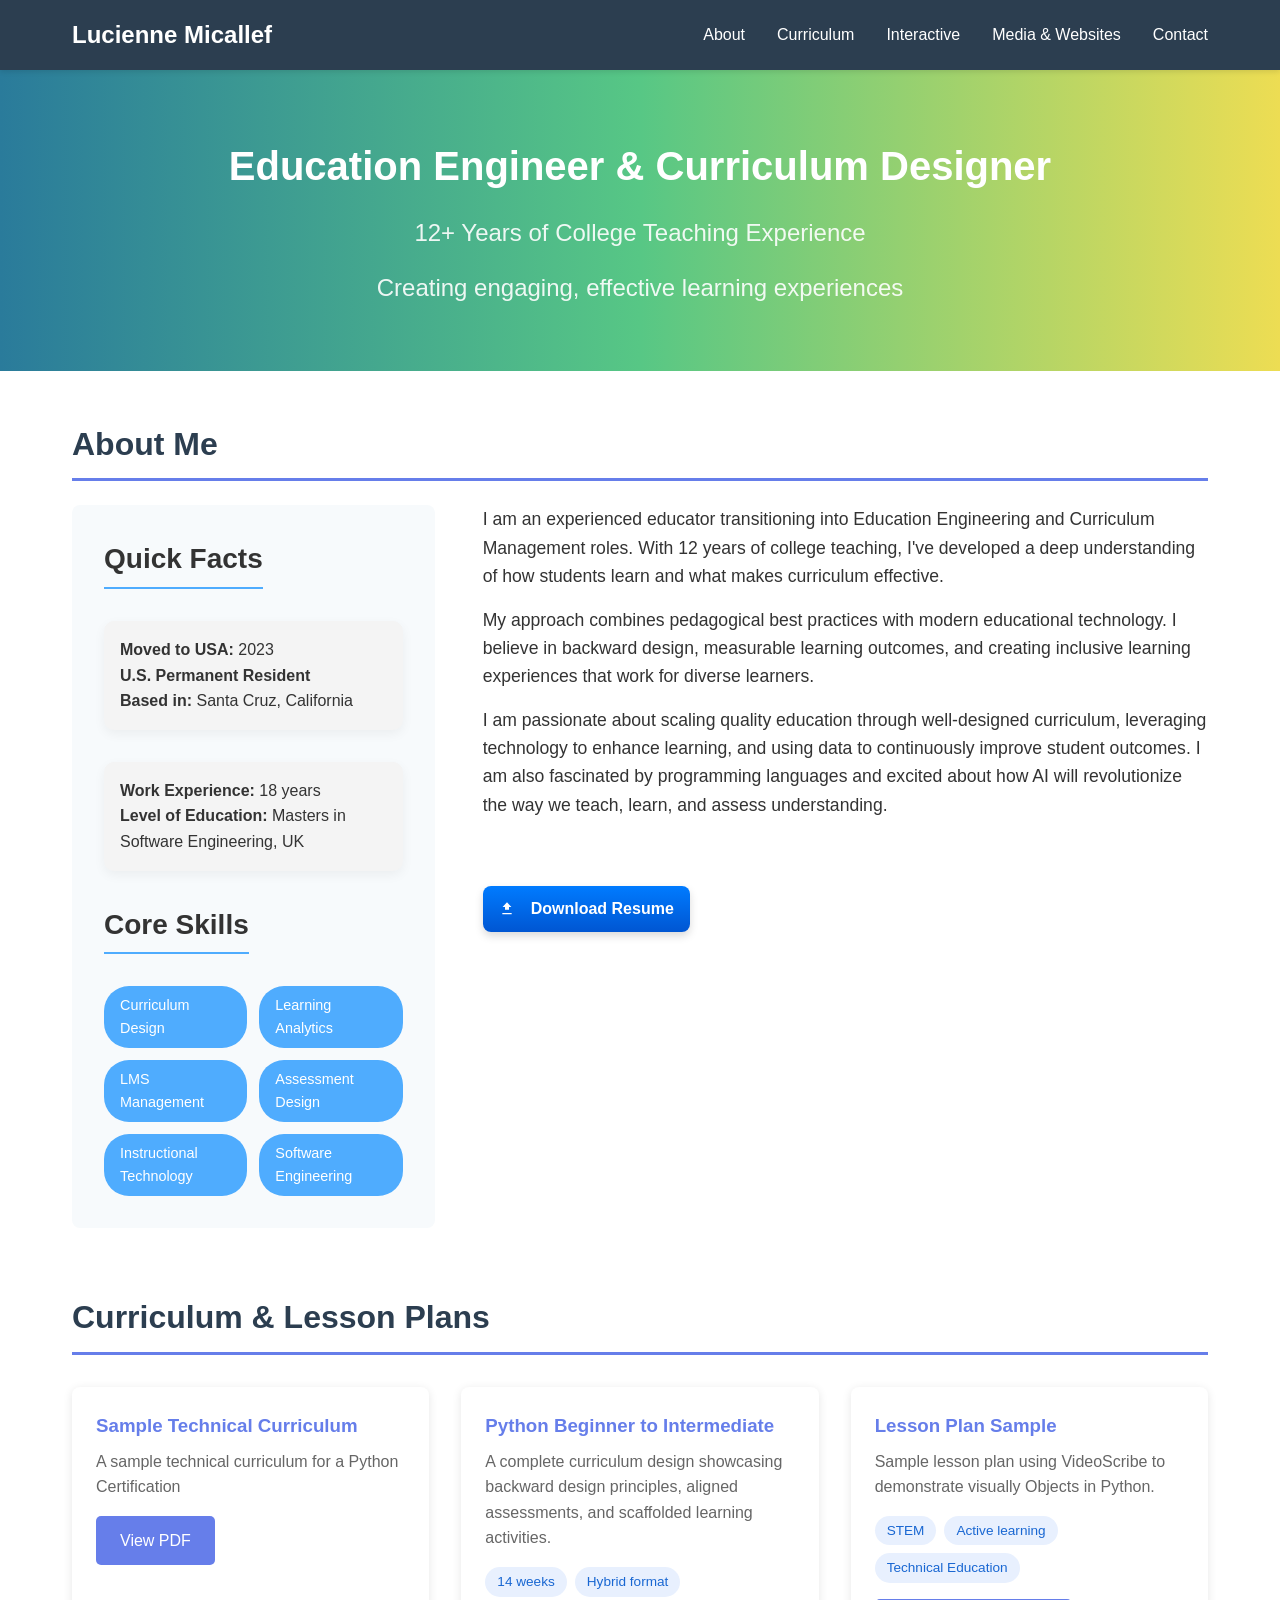
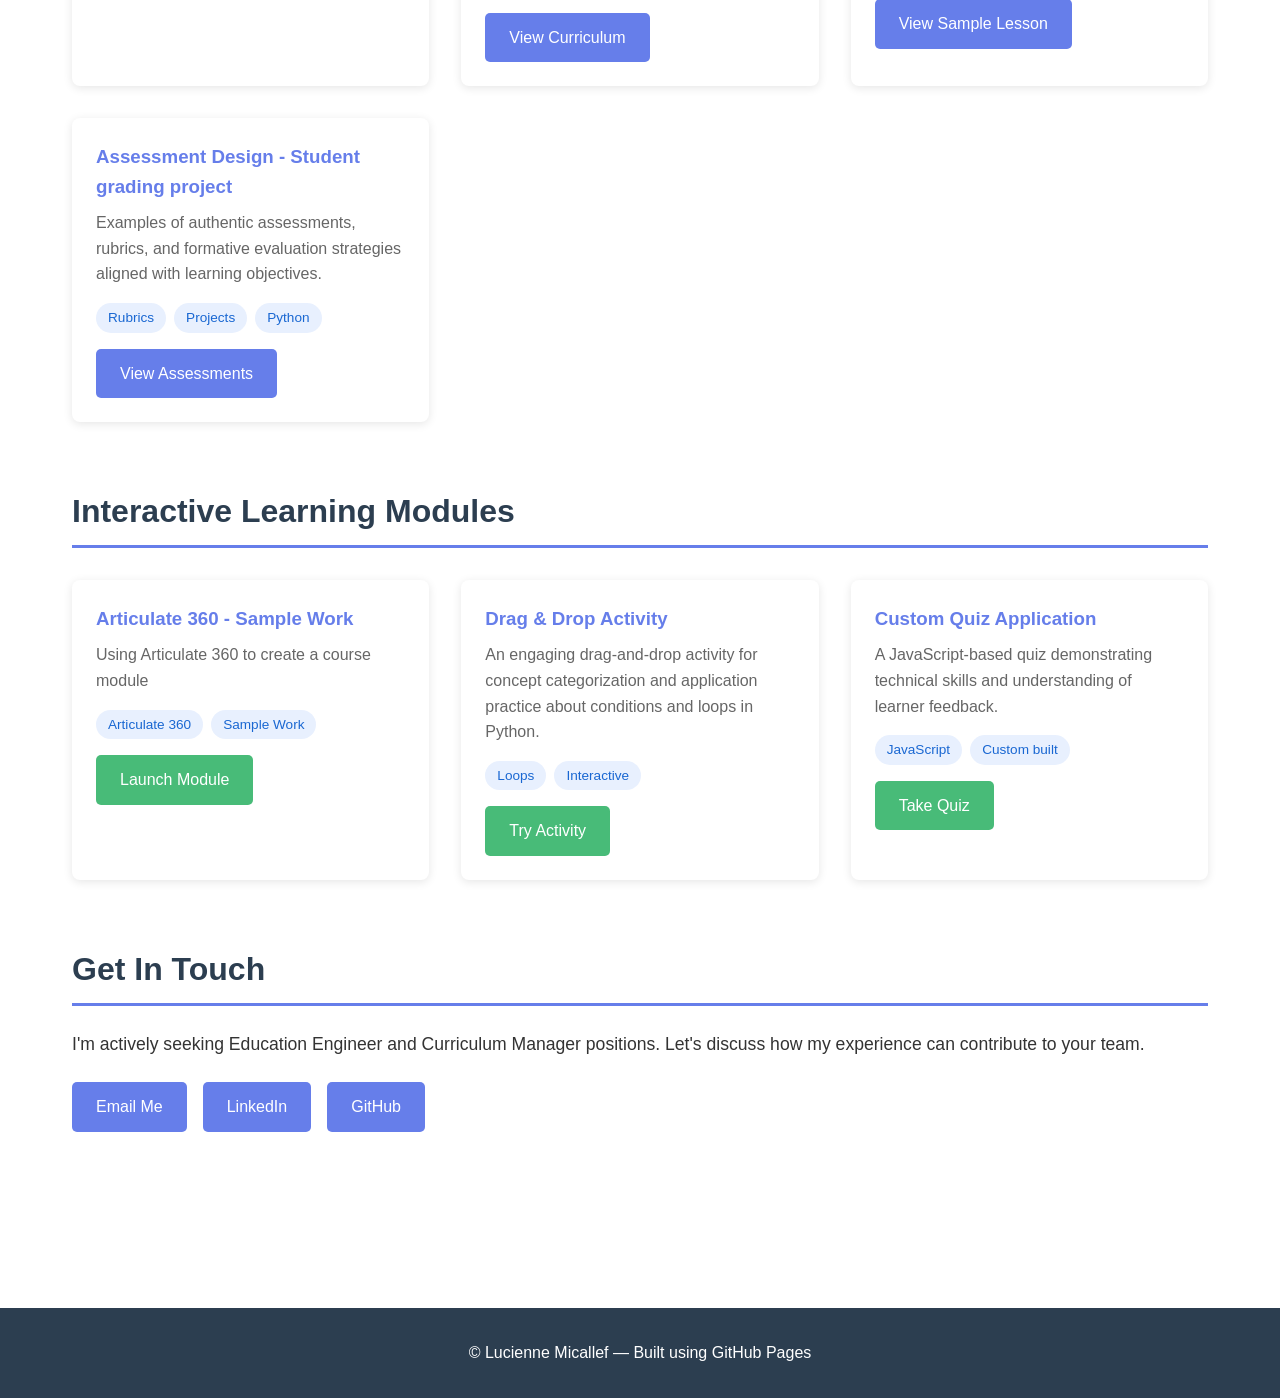
<file: index.html>
<!DOCTYPE html>
<html lang="en">
<head>
  <meta charset="UTF-8">
  <meta name="viewport" content="width=device-width, initial-scale=1.0" />
  <title>Lucienne Micallef - Education Engineer Portfolio</title>
  <link rel="stylesheet" href="css/style.css" />
  <script src="js/include.js" ></script>
  <script src="js/script.js" ></script>

  <!-- Google tag (gtag.js) -->
  <script async src="https://www.googletagmanager.com/gtag/js?id=G-69C33DQ3GL"></script>
  <script>
    window.dataLayer = window.dataLayer || [];
    function gtag(){dataLayer.push(arguments);}
    gtag('js', new Date());
  
    gtag('config', 'G-69C33DQ3GL');
  </script>
  
</head>
<body>

  <!-- Header include -->
  <div data-include="partials/header.html"></div>
 

  <!-- Hero Section -->
  <div class="hero">
    <h2>Education Engineer & Curriculum Designer</h2>
    <!-- Main Title -->
   <p style="font-size:1.5rem; font-weight:400; margin-top:1rem; opacity:0.9;">
    12+ Years of College Teaching Experience
   </p>

    <!-- Subtitle -->
    <p style="font-size:1.5rem; font-weight:400; margin-top:1rem; opacity:0.9;">
      Creating engaging, effective learning experiences
    </p>
    
  </div>

  <!-- Main Content -->
  <div class="container">

    <!-- About Section -->
    <section id="about" class="section">
      <h2>About Me</h2>
      <div class="about-content">
        <div class="about-sidebar">
          <h3 style="font-size:1.75rem; margin-bottom:1rem; border-bottom:2px solid #4facfe; display:inline-block; padding-bottom:0.3rem;">
          Quick Facts
          </h3>

          <div style="display:flex; flex-wrap:wrap; gap:2rem; margin-top:1rem;">
        
            <div style="flex:1 1 250px; background:#f4f4f4; padding:1rem; border-radius:10px; box-shadow:0 4px 12px rgba(0,0,0,0.05);">
              <p><strong>Moved to USA:</strong> 2023</p>
              <p><strong>U.S. Permanent Resident</strong></p>
              <p><strong>Based in:</strong> Santa Cruz, California</p>
            </div>
        
            <div style="flex:1 1 250px; background:#f4f4f4; padding:1rem; border-radius:10px; box-shadow:0 4px 12px rgba(0,0,0,0.05);">
              <p><strong>Work Experience:</strong> 18 years</p>
              <p><strong>Level of Education:</strong> Masters in Software Engineering, UK</p>
            </div>
    
          </div>

          <!-- Core Skills -->
         
          <h3 style="font-size:1.75rem; margin:2rem 0 1rem 0; border-bottom:2px solid #4facfe; display:inline-block; padding-bottom:0.3rem;">
            Core Skills
          </h3>
          
          <div class="skills" style="
            display: grid;
            grid-template-columns: repeat(2, 1fr);
            gap: 0.75rem;
            margin-top:1rem;
          ">
            <span style="background:#4facfe; color:#fff; padding:0.5rem 1rem; border-radius:25px; font-size:0.9rem;">Curriculum Design</span>
            <span style="background:#4facfe; color:#fff; padding:0.5rem 1rem; border-radius:25px; font-size:0.9rem;">Learning Analytics</span>
            <span style="background:#4facfe; color:#fff; padding:0.5rem 1rem; border-radius:25px; font-size:0.9rem;">LMS Management</span>
            <span style="background:#4facfe; color:#fff; padding:0.5rem 1rem; border-radius:25px; font-size:0.9rem;">Assessment Design</span>
            <span style="background:#4facfe; color:#fff; padding:0.5rem 1rem; border-radius:25px; font-size:0.9rem;">Instructional Technology</span>
            <span style="background:#4facfe; color:#fff; padding:0.5rem 1rem; border-radius:25px; font-size:0.9rem;">Software Engineering</span>
          </div>

      </div>


        <div>
          <p style="font-size:1.1rem; margin-bottom:1rem;">
            I am an experienced educator transitioning into Education Engineering and Curriculum Management roles. 
            With 12 years of college teaching, I've developed a deep understanding of how students learn and 
            what makes curriculum effective.
          </p>
          <p style="font-size:1.1rem; margin-bottom:1rem;">
            My approach combines pedagogical best practices with modern educational technology. I believe in 
            backward design, measurable learning outcomes, and creating inclusive learning experiences that 
            work for diverse learners.
          </p>
          <p style="font-size:1.1rem; margin-bottom:1rem;">
            I am passionate about scaling quality education through well-designed curriculum, leveraging 
            technology to enhance learning, and using data to continuously improve student outcomes.
            I am also fascinated by programming languages and excited about how AI will revolutionize the way we teach, learn, and assess understanding.
          </p>
          </br>
          </br>
          <a class="download-btn" 
             href="/assets/resume.pdf" 
             download="Micallef_Lucienne_Resume.pdf" 
             aria-label="Download resume as PDF">
            <svg width="16" height="16" viewBox="0 0 24 24" aria-hidden="true" focusable="false" style="vertical-align:middle; margin-right:8px;">
              <path fill="currentColor" d="M5 20h14v-2H5v2zm7-18L5.33 9h3.67v4h6V9h3.67L12 2z"/>
            </svg>
            Download Resume
          </a>
        </div>
  
    </section>

    <!-- Curriculum Section -->
    <section id="curriculum" class="section">
  <h2>Curriculum & Lesson Plans</h2>
  <div class="grid">

     <!-- Sample Curriculum Card -->
    <div class="card">
      <h3>Sample Technical Curriculum</h3>
      <p>A sample technical curriculum for a Python Certification</p>
      <a href="assets/Curriculum_Certication_SampleWork_Micallef.pdf" class="btn" target="_blank" rel="noopener noreferrer">
        View PDF
      </a>    
    </div>

    <!-- Sample Course Card -->
    <div class="card">
      <h3>Python Beginner to Intermediate</h3>
      <p>A complete curriculum design showcasing backward design principles, aligned assessments, and scaffolded learning activities.</p>
      <div class="tags">
        <span class="tag">14 weeks</span>
        <span class="tag">Hybrid format</span>
      </div>
      <a href="https://github.com/LucienneMic/python-course-beginner-to-intermediate" class="btn" target="_blank" rel="noopener noreferrer">
        View Curriculum
      </a>
    </div>

    <!-- Lesson Plan Series Card -->
    <div class="card">
      <h3>Lesson Plan Sample</h3>
      <p>Sample lesson plan using VideoScribe to demonstrate visually Objects in Python.</p>
      <div class="tags">
        <span class="tag">STEM</span>
        <span class="tag">Active learning</span>
        <span class="tag">Technical Education</span>
      </div>
     <a href="assets/Objects%20in%20Python_Comp.mp4" class="btn" target="_blank" rel="noopener noreferrer">
        View Sample Lesson
      </a>
    </div>

    <!-- Assessment Design Portfolio Card -->
    <div class="card">
      <h3>Assessment Design - Student grading project</h3>
      <p>Examples of authentic assessments, rubrics, and formative evaluation strategies aligned with learning objectives.</p>
      <div class="tags">
        <span class="tag">Rubrics</span>
        <span class="tag">Projects</span>
        <span class="tag">Python</span>
      </div>
      <a href="assessment/capstone.html" class="btn" target="_blank" rel="noopener noreferrer">
        View Assessments
      </a>
    </div>

  </div>
</section>

    <!-- Interactive Section -->
    <section id="interactive" class="section">
      <h2>Interactive Learning Modules</h2>
      <div class="grid">
        <div class="card">
          <h3>Articulate 360 - Sample Work</h3>
          <p>Using Articulate 360 to create a course module</p>
          <div class="tags">
            <span class="tag">Articulate 360</span>
            <span class="tag">Sample Work</span>
          </div>
          
                <a href="https://luciennemic.github.io/articulateSampleWork/content%202/index.html" 
           class="btn btn-secondary" target="_blank" rel="noopener noreferrer">
           Launch Module
        </a>

        </div>

        <div class="card">
          <h3>Drag & Drop Activity</h3>
          <p>An engaging drag-and-drop activity for concept categorization and application practice about conditions and loops in Python.</p>
          <div class="tags">
            <span class="tag">Loops</span>
            <span class="tag">Interactive</span>
          </div>
 
          <a href="interactive/drag-drop-loops.html" class="btn btn-secondary">Try Activity</a>
        </div>

        <div class="card">
          <h3>Custom Quiz Application</h3>
          <p>A JavaScript-based quiz demonstrating technical skills and understanding of learner feedback.</p>
          <div class="tags">
            <span class="tag">JavaScript</span>
            <span class="tag">Custom built</span>
          </div>
          <a href="/interactive/quizVariables.html" class="btn btn-secondary">Take Quiz</a>
        </div>
      </div>
  
    </section>

    <!-- Contact Section -->
    <section id="contact" class="section">
      <h2>Get In Touch</h2>
      <p style="font-size: 1.1rem; margin-bottom: 1.5rem;">
        I'm actively seeking Education Engineer and Curriculum Manager positions. Let's discuss how 
        my experience can contribute to your team.
      </p>
      <div style="display: flex; gap: 1rem; flex-wrap: wrap;">
        <a href="mailto:luc.micallef@gmail.com" class="btn">Email Me</a>
        <a href="https://www.linkedin.com/in/lucienne-micallef/" class="btn">LinkedIn</a>
        <a href="https://github.com/luciennemic" class="btn">GitHub</a>
      </div>
    </section>

  </div>

  <!-- Footer include -->
  <div data-include="partials/footer.html"></div>

</body>
</html>
</file>
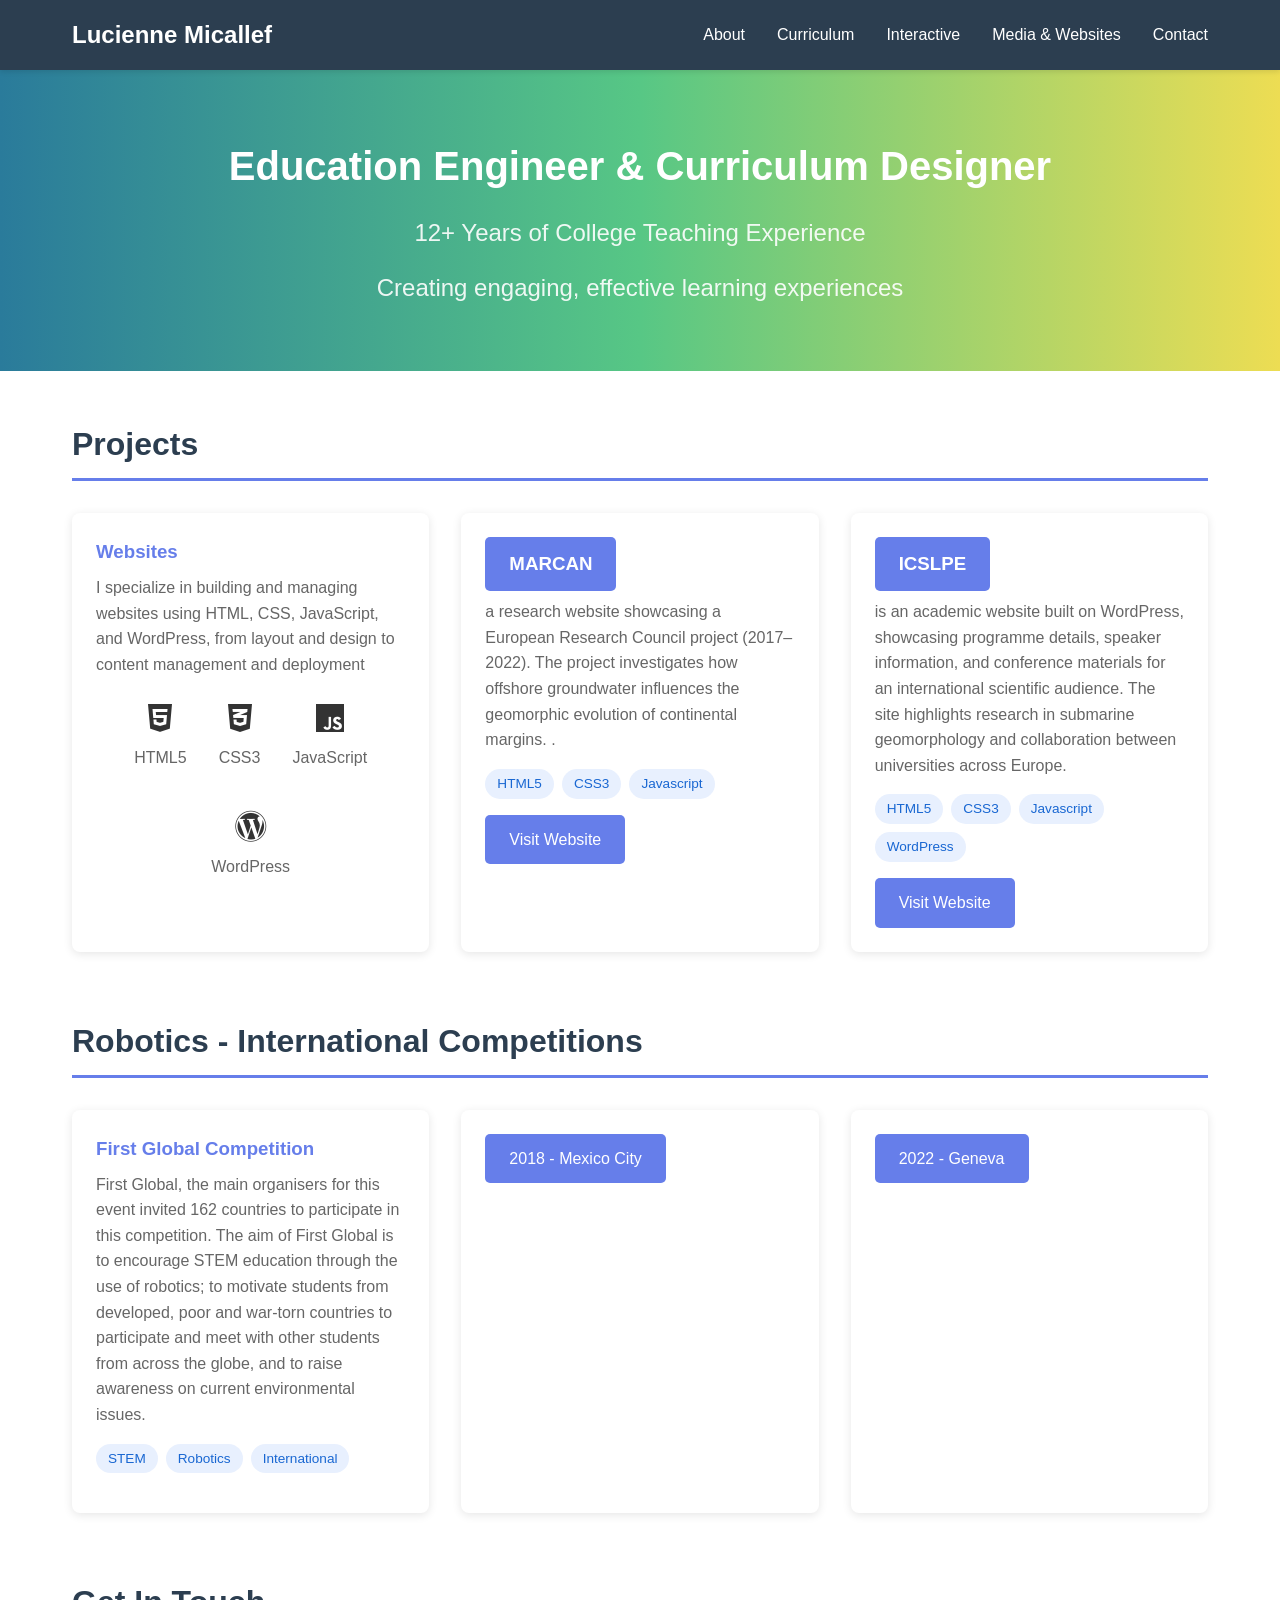
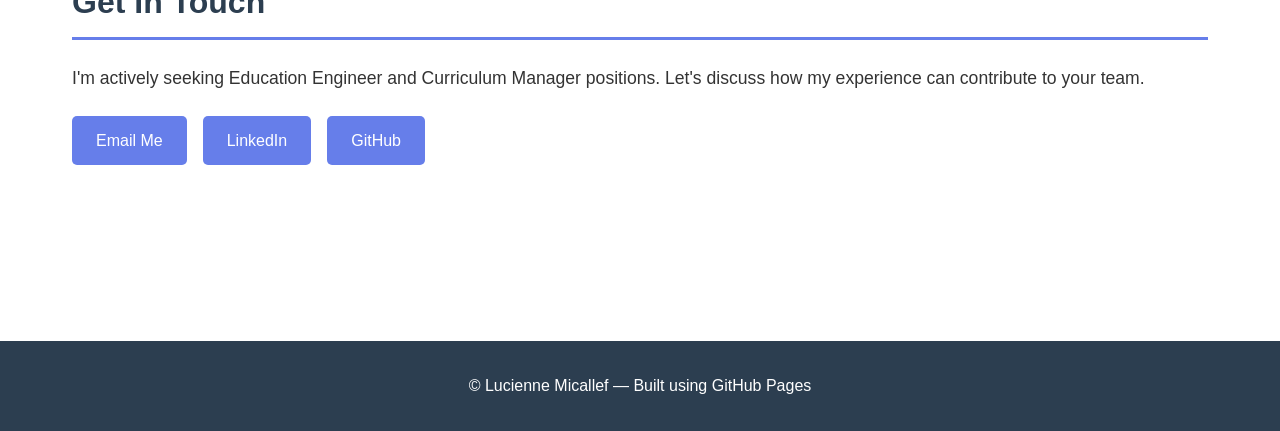
<file: publications.html>
<!DOCTYPE html>
<html lang="en">
<head>
  <meta charset="UTF-8">
  <meta name="viewport" content="width=device-width, initial-scale=1.0" />
  <title>Lucienne Micallef - Education Engineer Portfolio</title>
  <link rel="stylesheet" href="css/style.css" />
  <link rel="stylesheet" href="https://cdnjs.cloudflare.com/ajax/libs/font-awesome/6.5.0/css/all.min.css">
  <script src="js/include.js" ></script>
  <script src="js/script.js" ></script>
</head>
<body>

  <!-- Header include -->
  <div data-include="partials/header.html"></div>
 

  <!-- Hero Section -->
  <div class="hero">
    <h2>Education Engineer & Curriculum Designer</h2>
    <!-- Main Title -->
   <p style="font-size:1.5rem; font-weight:400; margin-top:1rem; opacity:0.9;">
    12+ Years of College Teaching Experience
   </p>

    <!-- Subtitle -->
    <p style="font-size:1.5rem; font-weight:400; margin-top:1rem; opacity:0.9;">
      Creating engaging, effective learning experiences
    </p>
    
  </div>

  <!-- Main Content -->
  <div class="container">

   <!-- Websites Section -->
    <section id="curriculum" class="section">
      <h2>Projects</h2>
      
      <div class="grid">
        
        <div class="card">
          <h3>Websites</h3>
          <p>I specialize in building and managing websites using 
            HTML, CSS, JavaScript, and WordPress, from layout and design to content management and deployment</p>
         <div style="display:flex; gap:2rem; font-size:2rem; justify-content:center; flex-wrap:wrap;">
          <div style="text-align:center;">
            <i class="fab fa-html5"></i>
            <p style="margin:0; font-size:1rem;">HTML5</p>
          </div>
          <div style="text-align:center;">
            <i class="fab fa-css3-alt"></i>
            <p style="margin:0; font-size:1rem;">CSS3</p>
          </div>
          <div style="text-align:center;">
            <i class="fab fa-js"></i>
            <p style="margin:0; font-size:1rem;">JavaScript</p>
          </div>
          <div style="text-align:center;">
            <i class="fab fa-wordpress"></i>
            <p style="margin:0; font-size:1rem;">WordPress</p>
          </div>
        </div>

                
        </div> <!--card-->
   
        <div class="card">
          <h3> <a href="https://marcan.eu" class="btn">MARCAN </a></h3>
          <p>a research website showcasing a European Research Council project (2017–2022). 
            The project investigates how offshore groundwater influences the geomorphic evolution of continental margins. .</p>
          <div class="tags">
            <span class="tag">HTML5</span>
            <span class="tag">CSS3</span>
            <span class="tag">Javascript</span>
          </div>
          <a href="https://marcan.eu" class="btn">Visit Website</a>
        </div>

        <div class="card">
         
         <h3> <a href="https://icslpe.com/" class="btn">ICSLPE</a></h3>
          <p>is an academic website built on WordPress, showcasing programme details, speaker information, and conference materials for an international scientific audience. 
            The site highlights research in submarine geomorphology and collaboration between universities across Europe.</p>
          
          
          <div class="tags">
            <span class="tag">HTML5</span>
            <span class="tag">CSS3</span>
            <span class="tag">Javascript</span>
            <span class="tag">WordPress</span>
            
          </div>
          <a href="https://icslpe.com/" class="btn">Visit Website</a>
        </div>

      </div>
    </section>


    <!-- Robotics Section -->
    <section id="curriculum" class="section">
      <h2>Robotics - International Competitions</h2>
      <div class="grid">
        <div class="card">
          <h3>First Global Competition</h3>
          <p>First Global, the main organisers for this event invited 162 countries to participate in this competition. The aim of First Global is to encourage STEM education through the use of robotics; to motivate students from developed, poor and war-torn countries to participate and meet with other students from across the globe, 
              and to raise awareness on current environmental issues.</p>
          <div class="tags">
            <span class="tag">STEM</span>
            <span class="tag">Robotics</span>
            <span class="tag">International</span>
          </div>
          
        </div>

        <div class="card">
          
          <a href="https://timesofmalta.com/article/mcast-students-represent-malta-at-robotics-challenge-in-mexico-city.686738" class="btn">2018 - Mexico City</a>
      
        </div>

        <div class="card">
         
          <a href="https://mcast.edu.mt/2022/11/02/mcast-ict-students-selected-to-compete-in-an-international-robotics-competition/" 
              class="btn">2022 - Geneva</a>
        </div>
      </div>
    </section>



    <!-- Contact Section -->
    <section id="contact" class="section">
      <h2>Get In Touch</h2>
      <p style="font-size: 1.1rem; margin-bottom: 1.5rem;">
        I'm actively seeking Education Engineer and Curriculum Manager positions. Let's discuss how 
        my experience can contribute to your team.
      </p>
      <div style="display: flex; gap: 1rem; flex-wrap: wrap;">
        <a href="mailto:luc.micallef@gmail.com" class="btn">Email Me</a>
        <a href="https://www.linkedin.com/in/lucienne-micallef/" class="btn">LinkedIn</a>
        <a href="https://github.com/luciennemic" class="btn">GitHub</a>
      </div>
    </section>

  </div>

  <!-- Footer include -->
  <div data-include="partials/footer.html"></div>

</body>
</html>
</file>
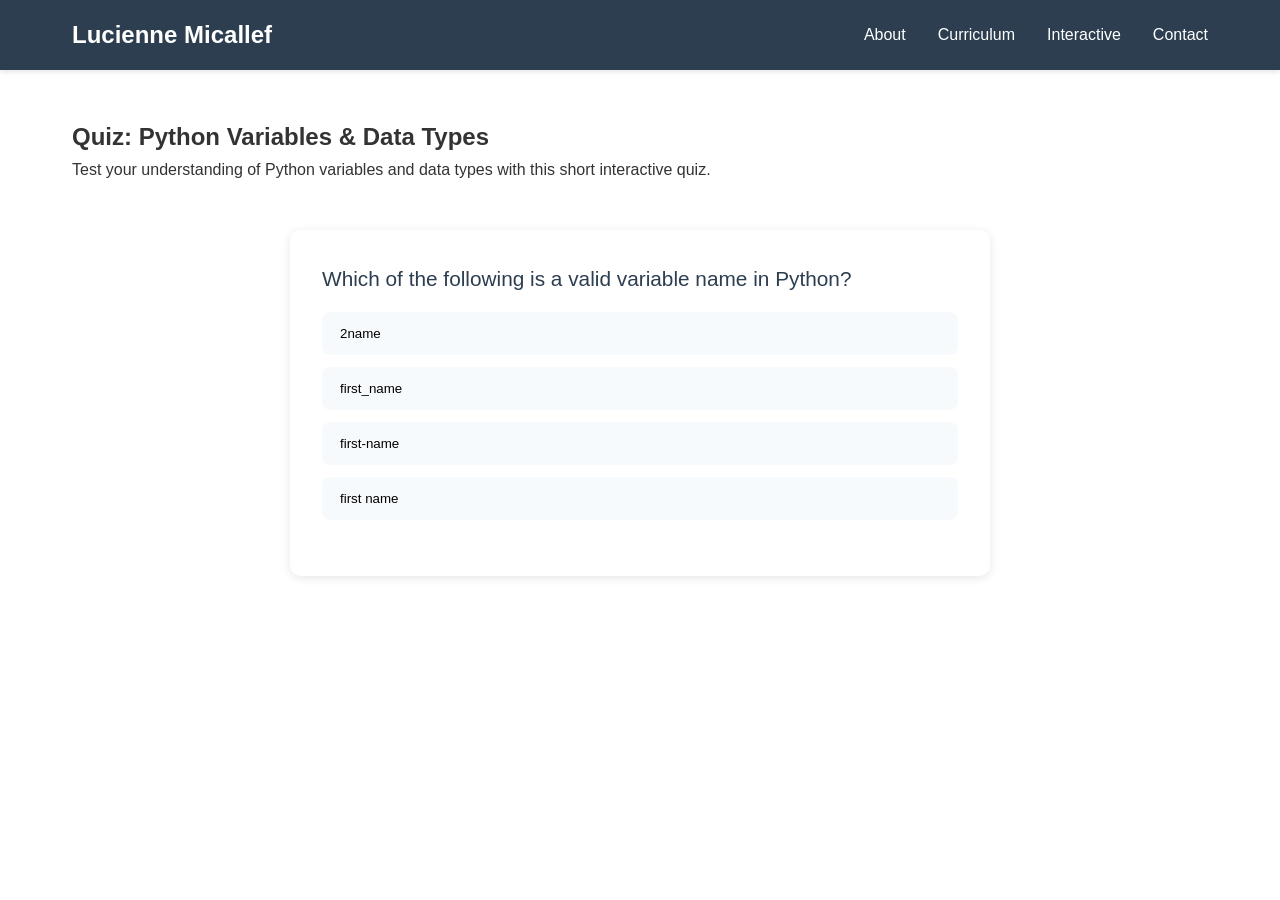
<file: interactive/quizVariables.html>
<!DOCTYPE html>
<html lang="en">
<head>
  <meta charset="UTF-8" />
  <meta name="viewport" content="width=device-width, initial-scale=1.0" />
  <title>Quiz: Python Variables & Data Types</title>
  <link rel="stylesheet" href="/css/style.css" />
  <script defer src="/interactive/quizVariables.js"></script>
  <style>
    /* Local styling for quiz */
    .quiz-container {
      background: #fff;
      border-radius: 10px;
      padding: 2rem;
      box-shadow: 0 2px 10px rgba(0, 0, 0, 0.1);
      max-width: 700px;
      margin: 3rem auto;
    }

    .quiz-question {
      font-size: 1.3rem;
      margin-bottom: 1rem;
      color: #2c3e50;
    }

    .quiz-options {
      display: flex;
      flex-direction: column;
      gap: 0.75rem;
    }

    .quiz-option {
      background: #f7fafc;
      border: 2px solid transparent;
      border-radius: 8px;
      padding: 0.75rem 1rem;
      text-align: left;
      cursor: pointer;
      transition: all 0.3s ease;
    }

    .quiz-option:hover {
      background: #e8f0fe;
    }

    .quiz-option.correct {
      background: #c6f6d5;
      border-color: #38a169;
      color: #22543d;
    }

    .quiz-option.wrong {
      background: #fed7d7;
      border-color: #e53e3e;
      color: #742a2a;
    }

    #next-btn {
      margin-top: 1.5rem;
      background: #667eea;
      color: white;
      border: none;
      padding: 0.75rem 1.5rem;
      border-radius: 5px;
      cursor: pointer;
      display: none;
    }

    #next-btn:hover {
      background: #5568d3;
    }

    #score {
      margin-top: 1.5rem;
      font-weight: bold;
      color: #2c3e50;
      text-align: center;
    }
  </style>
</head>

<body>
  <nav>
    <div class="container">
      <h1>Lucienne Micallef</h1>
      <ul>
        <li><a href="/#about">About</a></li>
        <li><a href="/#curriculum">Curriculum</a></li>
        <li><a href="/#interactive">Interactive</a></li>
        <li><a href="/#contact">Contact</a></li>
      </ul>
    </div>
  </nav>

  <div class="container">
    <h2>Quiz: Python Variables & Data Types</h2>
    <p>Test your understanding of Python variables and data types with this short interactive quiz.</p>

    <div class="quiz-container">
      <div id="quiz">
        <div id="question" class="quiz-question"></div>
        <div id="options" class="quiz-options"></div>
        <button id="next-btn">Next Question</button>
        <div id="score"></div>
      </div>
    </div>
  </div>
</body>
</html>
</file>
<file: css/style.css>
/* =======================
   Global Styles
======================= */
* {
  margin: 0;
  padding: 0;
  box-sizing: border-box;
}

body {
  font-family: -apple-system, BlinkMacSystemFont, 'Segoe UI', Roboto, Oxygen, Ubuntu, Cantarell, sans-serif;
  line-height: 1.6;
  color: #333;
}

/* =======================
   Navigation
======================= */
nav {
  background: #2c3e50;
  color: white;
  padding: 1rem 0;
  position: sticky;
  top: 0;
  z-index: 100;
  box-shadow: 0 2px 5px rgba(0,0,0,0.1);
}

nav .container {
  max-width: 1200px;
  margin: 0 auto;
  padding: 0 2rem;
  display: flex;
  justify-content: space-between;
  align-items: center;
}

nav h1 {
  font-size: 1.5rem;
}

nav ul {
  list-style: none;
  display: flex;
  gap: 2rem;
}

nav a {
  color: white;
  text-decoration: none;
  transition: opacity 0.3s;
}

nav a:hover {
  opacity: 0.8;
}

/* =======================
   Hero
======================= */
.hero {
  background: linear-gradient(90deg, rgba(42, 123, 155, 1) 0%, rgba(87, 199, 133, 1) 50%, rgba(237, 221, 83, 1) 100%);
  color: white;
  padding: 4rem 2rem;
  text-align: center;
}

.hero h2 {
  font-size: 2.5rem;
  margin-bottom: 1rem;
}

.hero p {
  font-size: 1.2rem;
  max-width: 600px;
  margin: 0 auto;
}

/* =======================
   Sections & Containers
======================= */
.container {
  max-width: 1200px;
  margin: 0 auto;
  padding: 3rem 2rem;
}

.section {
  margin-bottom: 4rem;
}

.section h2 {
  font-size: 2rem;
  margin-bottom: 1.5rem;
  color: #2c3e50;
  border-bottom: 3px solid #667eea;
  padding-bottom: 0.5rem;
}

/* =======================
   Grid & Cards
======================= */
.grid {
  display: grid;
  grid-template-columns: repeat(auto-fit, minmax(300px, 1fr));
  gap: 2rem;
  margin-top: 2rem;
}

.card {
  background: white;
  border-radius: 8px;
  padding: 1.5rem;
  box-shadow: 0 2px 10px rgba(0,0,0,0.1);
  transition: transform 0.3s, box-shadow 0.3s;
}

.card:hover {
  transform: translateY(-5px);
  box-shadow: 0 5px 20px rgba(0,0,0,0.15);
}

.card h3 {
  color: #667eea;
  margin-bottom: 0.5rem;
}

.card p {
  color: #666;
  margin-bottom: 1rem;
}

.card .tags {
  display: flex;
  flex-wrap: wrap;
  gap: 0.5rem;
  margin-bottom: 1rem;
}

.tag {
  background: #e8f0fe;
  color: #1967d2;
  padding: 0.25rem 0.75rem;
  border-radius: 15px;
  font-size: 0.85rem;
}

/* =======================
   Buttons
======================= */
.btn {
  display: inline-block;
  background: #667eea;
  color: white;
  padding: 0.75rem 1.5rem;
  border-radius: 5px;
  text-decoration: none;
  transition: background 0.3s;
}

.btn:hover {
  background: #5568d3;
}

.btn-secondary {
  background: #48bb78;
}

.btn-secondary:hover {
  background: #38a169;
}

.download-btn {
  display: inline-flex;
  align-items: center;
  gap: 8px;
  padding: 10px 16px;
  border-radius: 8px;
  text-decoration: none;
  font-weight: 600;
  color: #fff;
  background: linear-gradient(180deg, #007bff, #0056d2);
  box-shadow: 0 4px 8px rgba(0,0,0,0.15);
  transition: transform 0.15s ease, box-shadow 0.15s ease;
}

.download-btn:hover {
  transform: translateY(-2px);
  box-shadow: 0 6px 12px rgba(0,0,0,0.2);
}

/* =======================
   About Section
======================= */
.about-content {
  display: grid;
  grid-template-columns: 1fr 2fr;
  gap: 3rem;
  align-items: start;
}

.about-sidebar {
  background: #f7fafc;
  padding: 2rem;
  border-radius: 8px;
}

/* =======================
   Forms (Capstone Assessment)
======================= */
form {
  background: white;
  padding: 2rem;
  border-radius: 8px;
  box-shadow: 0 2px 10px rgba(0,0,0,0.1);
  margin-bottom: 2rem;
}

form label {
  display: block;
  font-weight: 600;
  margin-bottom: 0.5rem;
  color: #2c3e50;
}

form textarea,
form input,
form select {
  width: 100%;
  padding: 0.75rem 1rem;
  margin-bottom: 1rem;
  border: 1px solid #ccc;
  border-radius: 6px;
  font-size: 1rem;
  font-family: inherit;
  resize: vertical;
}

form textarea:focus,
form input:focus,
form select:focus {
  border-color: #667eea;
  outline: none;
  box-shadow: 0 0 0 3px rgba(102, 126, 234, 0.2);
}

form button {
  background: #667eea;
  color: white;
  border: none;
  padding: 0.75rem 1.5rem;
  border-radius: 5px;
  cursor: pointer;
  font-size: 1rem;
  transition: background 0.3s;
}

form button:hover {
  background: #5568d3;
}




/* =======================
   Footer
======================= */
footer {
  background: #2c3e50;
  color: white;
  text-align: center;
  padding: 2rem;
  margin-top: 4rem;
}

/* =======================
   Responsive
======================= */
@media (max-width: 768px) {
  .about-content {
    grid-template-columns: 1fr;
  }

@media (max-width: 768px) {
  form {
    padding: 1.5rem;
  }
}
</file>
